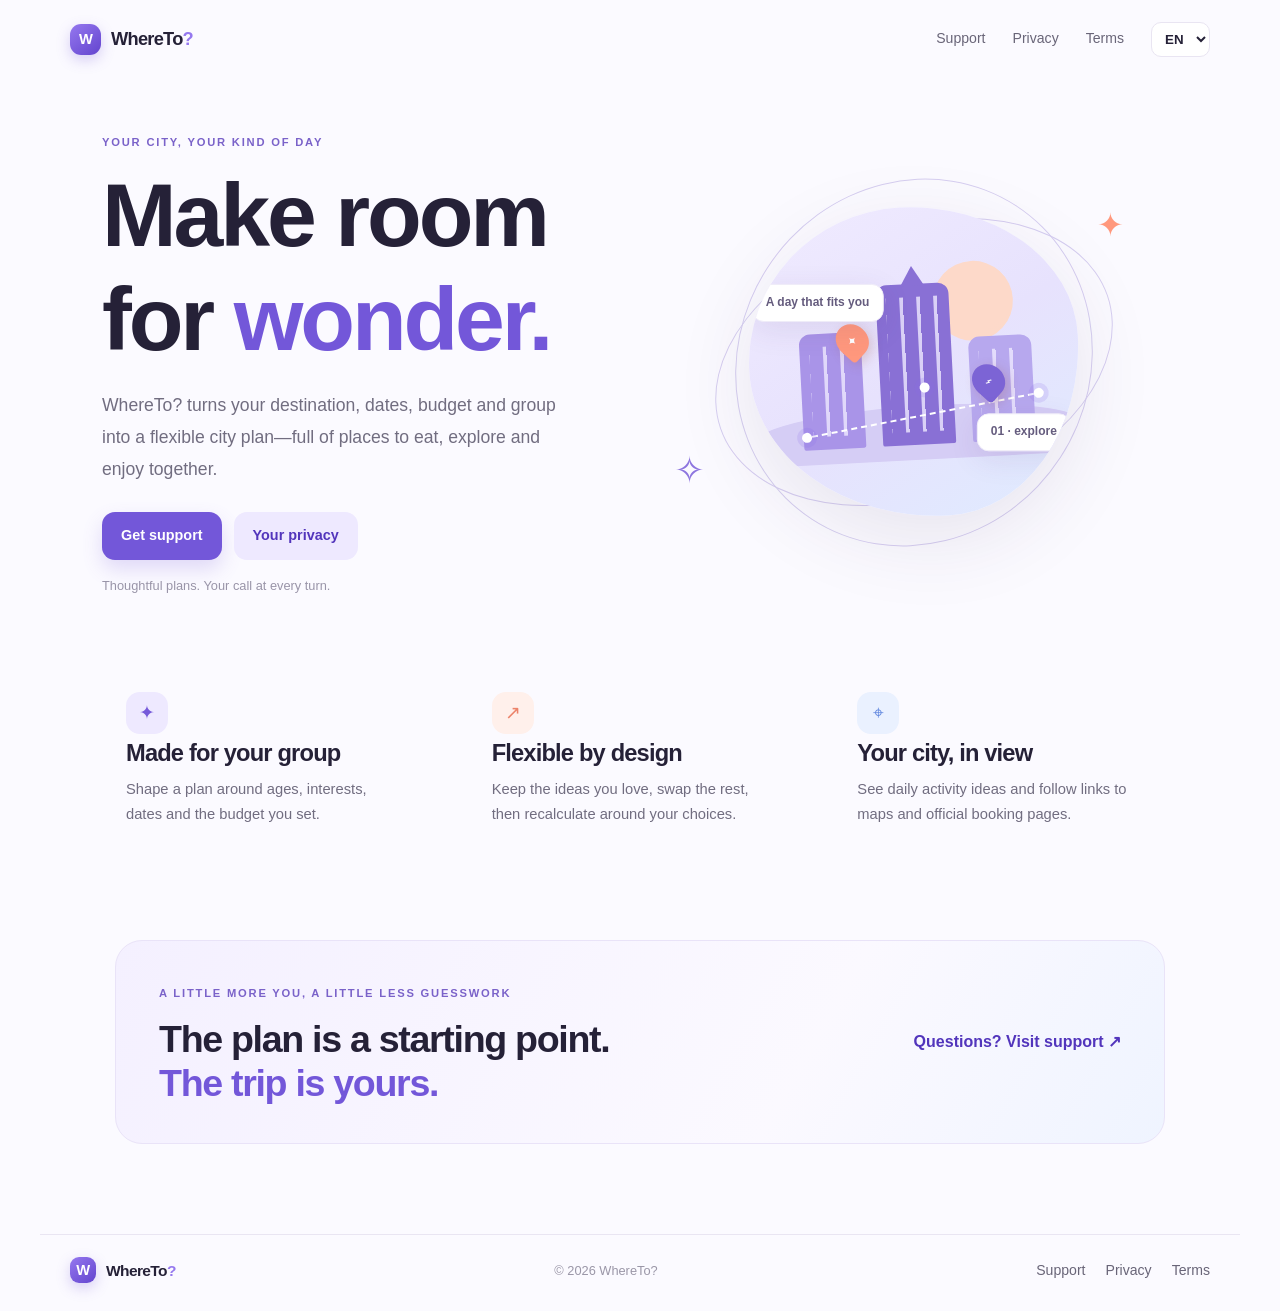
<file: index.html>
<!doctype html>
<html lang="en">
<head>
  <meta charset="utf-8"><meta name="viewport" content="width=device-width, initial-scale=1">
  <meta name="theme-color" content="#f6f3ff"><meta name="description" content="Plan better days away with WhereTo? Find activities, food and local travel ideas that fit your group and budget.">
  <title>WhereTo? — Make room for wonder</title><link rel="icon" href="favicon.svg" type="image/svg+xml"><link rel="stylesheet" href="styles.css">
</head>
<body>
  <header class="topbar"><a class="brand" href="index.html"><span class="brand-mark">W</span><span>WhereTo<span class="question">?</span></span></a><nav><a href="support.html">Support</a><a href="privacy.html">Privacy</a><a href="terms.html">Terms</a><label class="language"><span class="sr-only">Language</span><select data-language aria-label="Language"><option value="en">EN</option><option value="es">ES</option><option value="fr">FR</option></select></label></nav></header>
  <main>
    <section class="hero">
      <div class="hero-copy"><span class="eyebrow" data-i18n="eyebrow">YOUR CITY, YOUR KIND OF DAY</span><h1 data-i18n="headline">Make room<br>for <span>wonder.</span></h1><p data-i18n="intro">WhereTo? turns your destination, dates, budget and group into a flexible city plan—full of places to eat, explore and enjoy together.</p><div class="actions"><a class="button primary" href="support.html" data-i18n="supportCta">Get support</a><a class="button secondary" href="privacy.html" data-i18n="privacyCta">Your privacy</a></div><div class="microcopy" data-i18n="micro">Thoughtful plans. Your call at every turn.</div></div>
      <div class="hero-art" aria-label="Illustration of a city itinerary"><div class="orbit orbit-one"></div><div class="orbit orbit-two"></div><div class="city-card"><div class="city-sun"></div><div class="city-line"></div><div class="city-tower tower-a"></div><div class="city-tower tower-b"></div><div class="city-tower tower-c"></div><div class="route"><i></i><i></i><i></i></div><div class="pin pin-a">✦</div><div class="pin pin-b">⌁</div><div class="floating-label label-top">A day that fits you</div><div class="floating-label label-bottom">01 · explore</div></div><span class="spark spark-a">✦</span><span class="spark spark-b">✧</span></div>
    </section>
    <section class="feature-row"><article><span class="feature-icon icon-violet">✦</span><h2 data-i18n="f1title">Made for your group</h2><p data-i18n="f1body">Shape a plan around ages, interests, dates and the budget you set.</p></article><article><span class="feature-icon icon-coral">↗</span><h2 data-i18n="f2title">Flexible by design</h2><p data-i18n="f2body">Keep the ideas you love, swap the rest, then recalculate around your choices.</p></article><article><span class="feature-icon icon-blue">⌖</span><h2 data-i18n="f3title">Your city, in view</h2><p data-i18n="f3body">See daily activity ideas and follow links to maps and official booking pages.</p></article></section>
    <section class="callout"><div><span class="eyebrow" data-i18n="smallprint">A LITTLE MORE YOU, A LITTLE LESS GUESSWORK</span><h2 data-i18n="calltitle">The plan is a starting point.<br><span>The trip is yours.</span></h2></div><a class="text-link" href="support.html" data-i18n="needhelp">Questions? Visit support ↗</a></section>
  </main>
  <footer><a class="brand small" href="index.html"><span class="brand-mark">W</span><span>WhereTo<span class="question">?</span></span></a><span>© <span data-year></span> WhereTo?</span><div class="footer-links"><a href="support.html">Support</a><a href="privacy.html">Privacy</a><a href="terms.html">Terms</a></div></footer>
  <script src="app.js"></script>
</body>
</html>
</file>
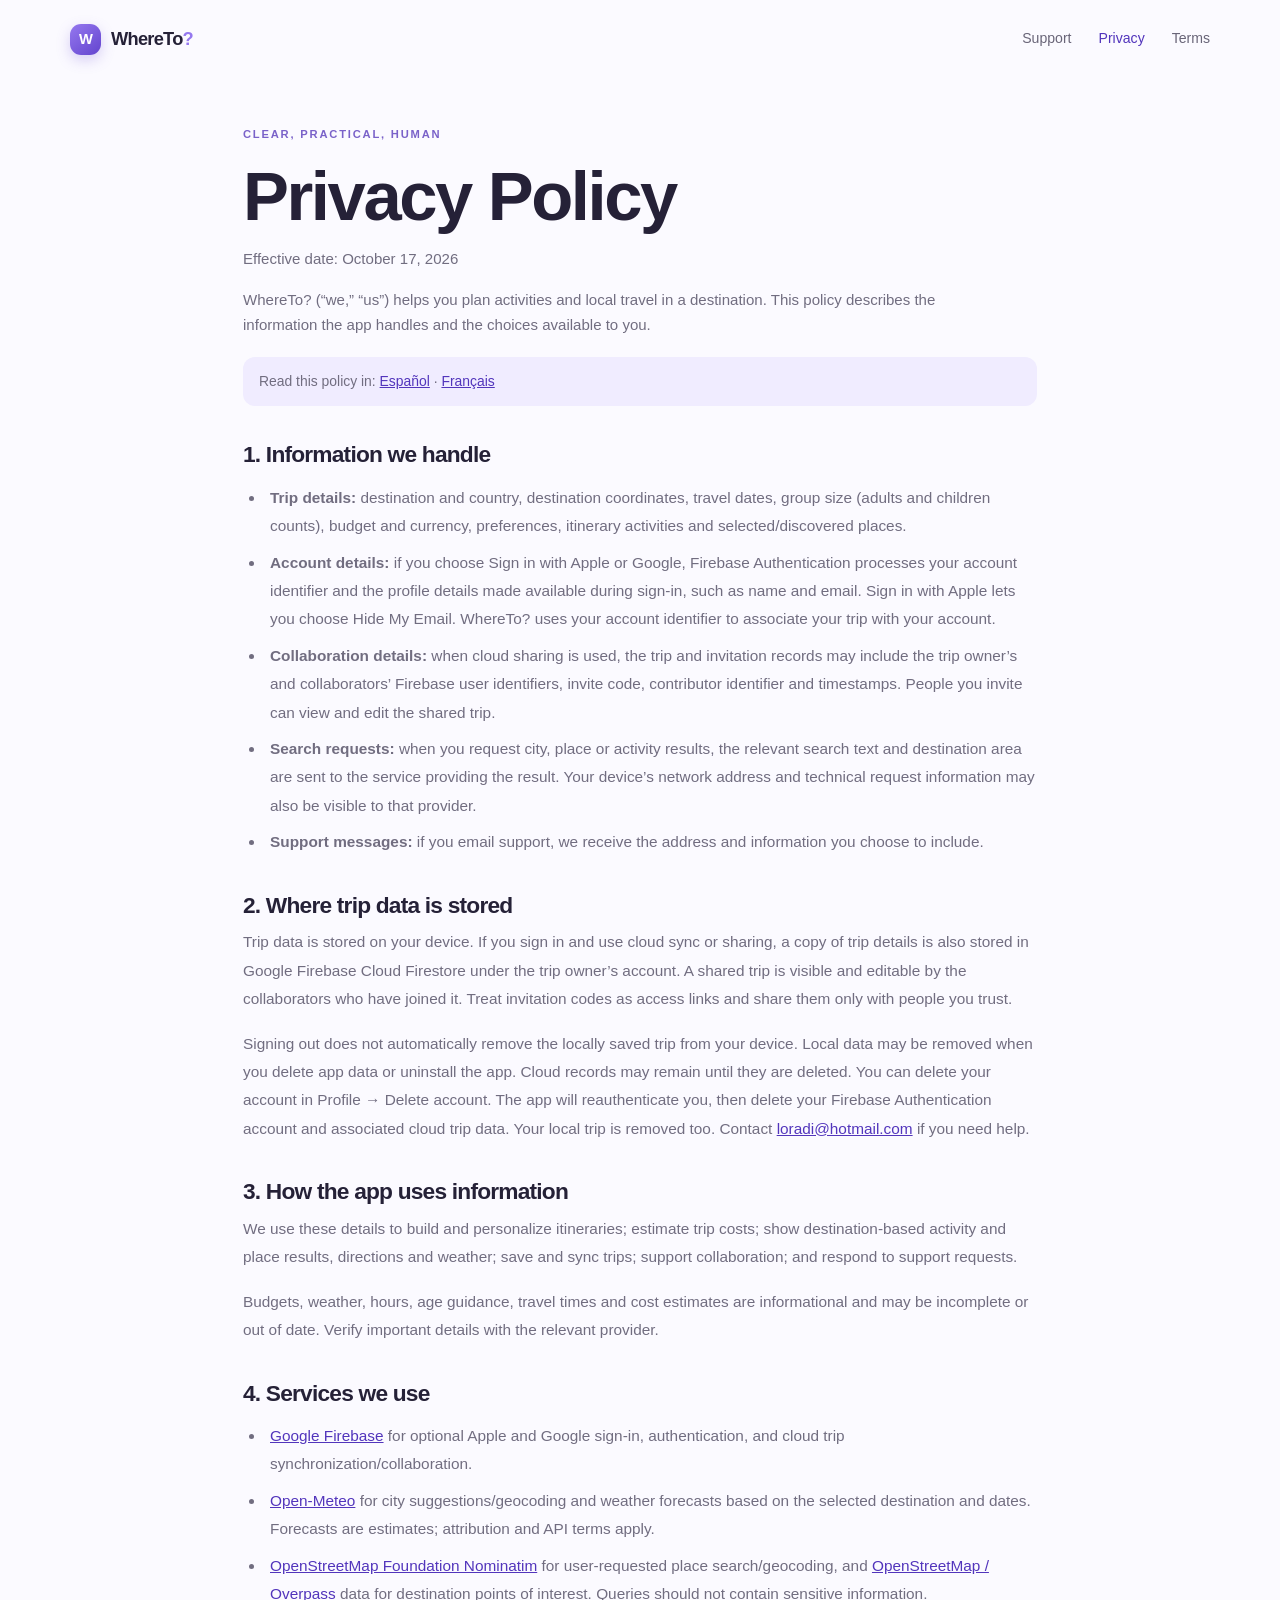
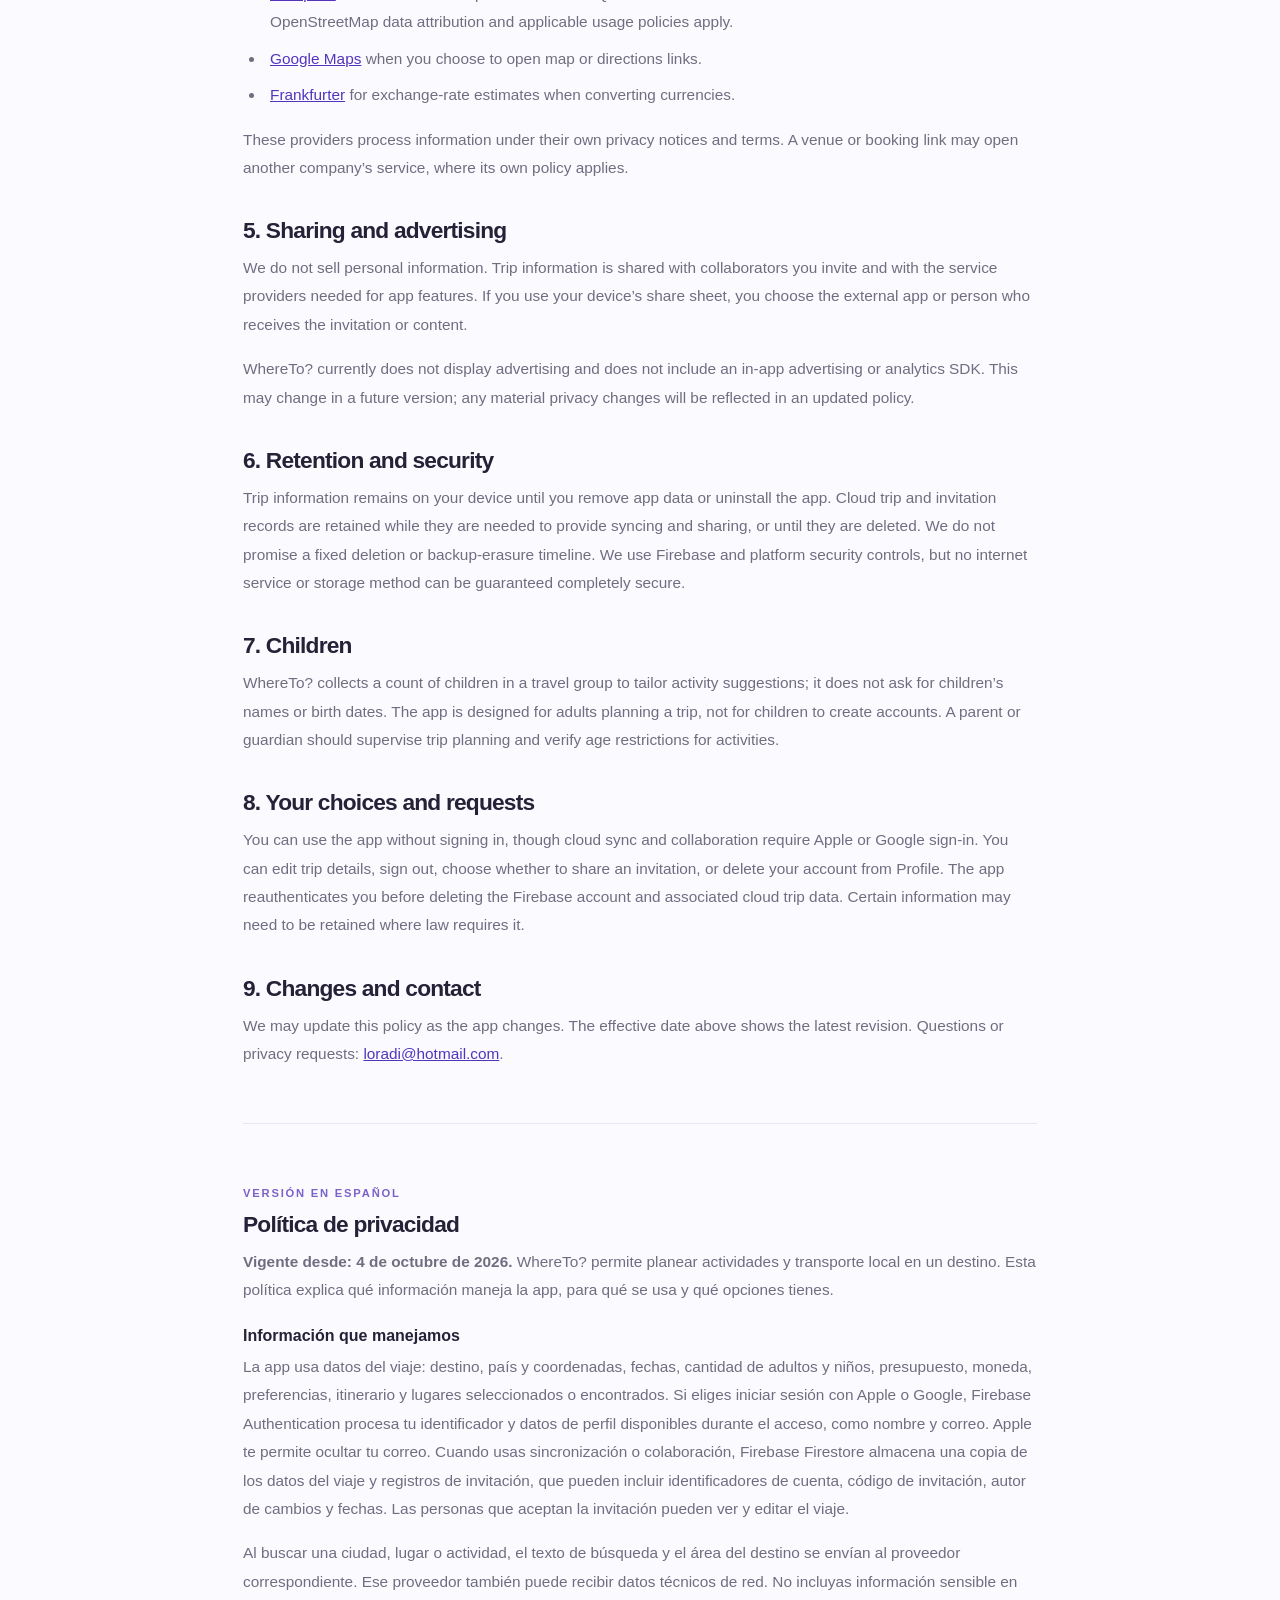
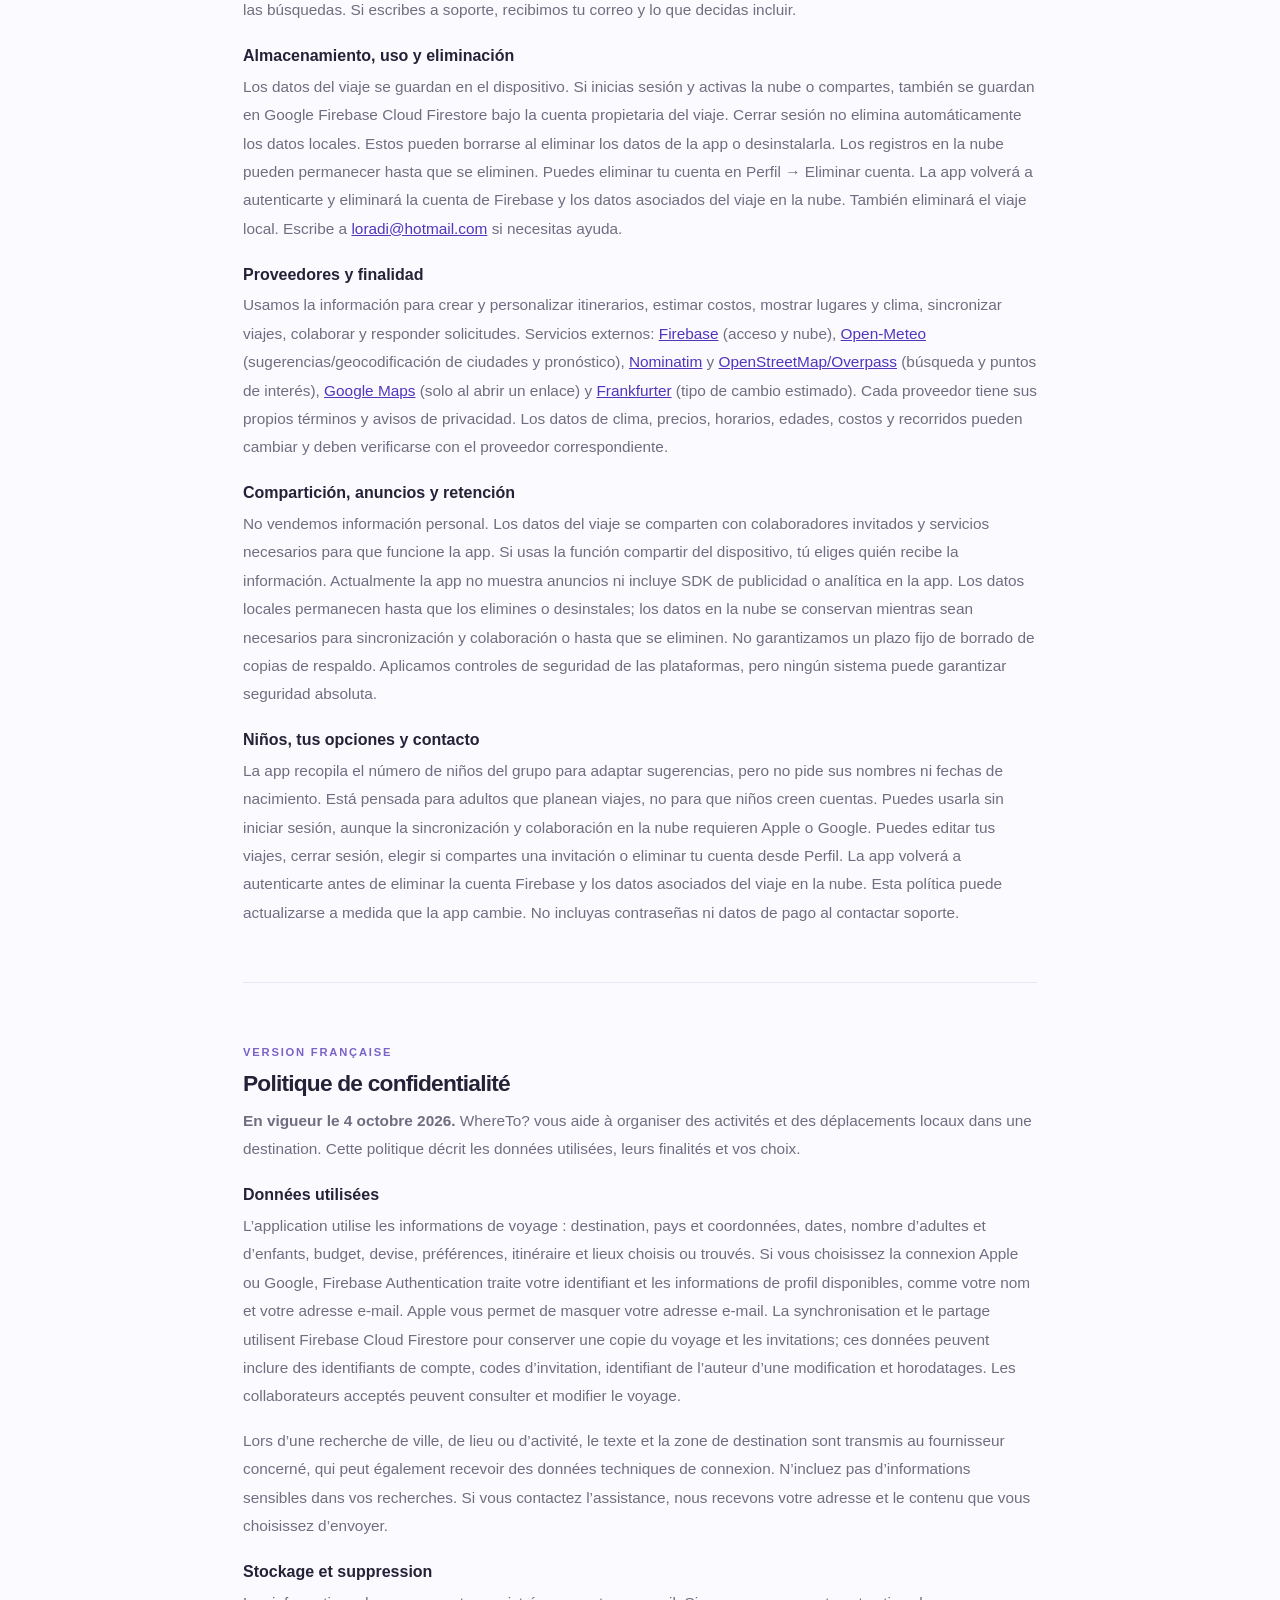
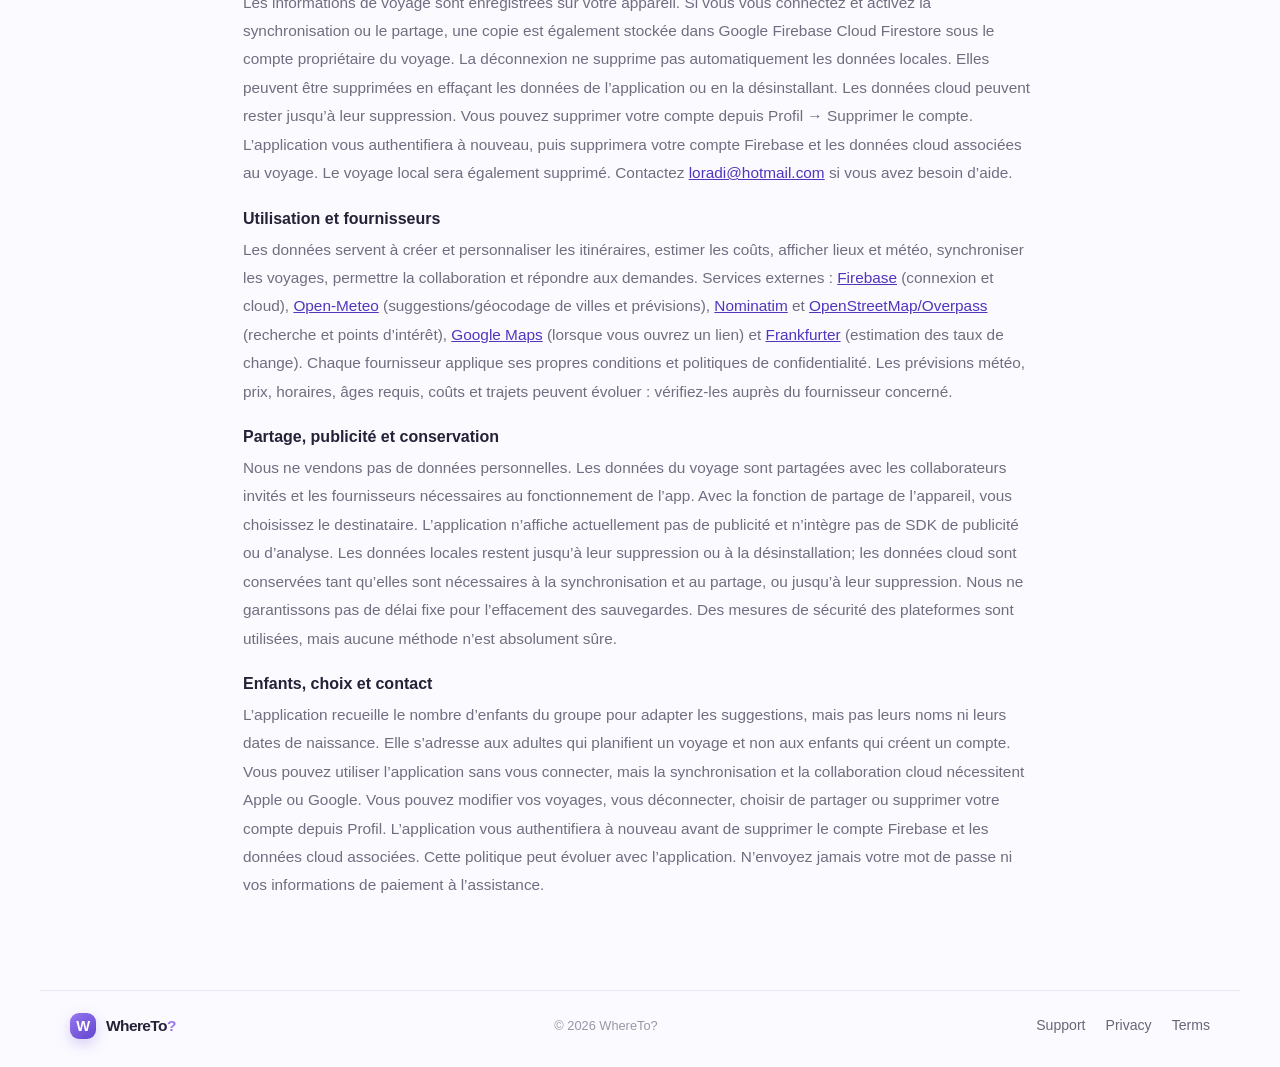
<file: privacy.html>
<!doctype html>
<html lang="en">
<head><meta charset="utf-8"><meta name="viewport" content="width=device-width,initial-scale=1"><meta name="theme-color" content="#f6f3ff"><meta name="description" content="WhereTo? privacy policy: what trip and account data the app uses, why it is used and how to request deletion."><title>Privacy Policy — WhereTo?</title><link rel="icon" href="favicon.svg" type="image/svg+xml"><link rel="stylesheet" href="styles.css"></head>
<body><header class="topbar"><a class="brand" href="index.html"><span class="brand-mark">W</span><span>WhereTo<span class="question">?</span></span></a><nav><a href="support.html">Support</a><a class="active" href="privacy.html">Privacy</a><a href="terms.html">Terms</a></nav></header>
<main class="document legal"><div class="doc-heading"><span class="eyebrow">CLEAR, PRACTICAL, HUMAN</span><h1>Privacy Policy</h1><p>Effective date: October 17, 2026</p><p>WhereTo? (“we,” “us”) helps you plan activities and local travel in a destination. This policy describes the information the app handles and the choices available to you.</p></div>
<nav class="language-note" aria-label="Translations"><span>Read this policy in:</span> <a href="#privacy-es">Español</a> · <a href="#privacy-fr">Français</a></nav>
<section><h2>1. Information we handle</h2><ul><li><strong>Trip details:</strong> destination and country, destination coordinates, travel dates, group size (adults and children counts), budget and currency, preferences, itinerary activities and selected/discovered places.</li><li><strong>Account details:</strong> if you choose Sign in with Apple or Google, Firebase Authentication processes your account identifier and the profile details made available during sign-in, such as name and email. Sign in with Apple lets you choose Hide My Email. WhereTo? uses your account identifier to associate your trip with your account.</li><li><strong>Collaboration details:</strong> when cloud sharing is used, the trip and invitation records may include the trip owner’s and collaborators’ Firebase user identifiers, invite code, contributor identifier and timestamps. People you invite can view and edit the shared trip.</li><li><strong>Search requests:</strong> when you request city, place or activity results, the relevant search text and destination area are sent to the service providing the result. Your device’s network address and technical request information may also be visible to that provider.</li><li><strong>Support messages:</strong> if you email support, we receive the address and information you choose to include.</li></ul></section>
<section><h2>2. Where trip data is stored</h2><p>Trip data is stored on your device. If you sign in and use cloud sync or sharing, a copy of trip details is also stored in Google Firebase Cloud Firestore under the trip owner’s account. A shared trip is visible and editable by the collaborators who have joined it. Treat invitation codes as access links and share them only with people you trust.</p><p>Signing out does not automatically remove the locally saved trip from your device. Local data may be removed when you delete app data or uninstall the app. Cloud records may remain until they are deleted. You can delete your account in Profile → Delete account. The app will reauthenticate you, then delete your Firebase Authentication account and associated cloud trip data. Your local trip is removed too. Contact <a href="mailto:loradi@hotmail.com">loradi@hotmail.com</a> if you need help.</p></section>
<section><h2>3. How the app uses information</h2><p>We use these details to build and personalize itineraries; estimate trip costs; show destination-based activity and place results, directions and weather; save and sync trips; support collaboration; and respond to support requests.</p><p>Budgets, weather, hours, age guidance, travel times and cost estimates are informational and may be incomplete or out of date. Verify important details with the relevant provider.</p></section>
<section><h2>4. Services we use</h2><ul><li><a href="https://firebase.google.com/support/privacy" rel="noopener">Google Firebase</a> for optional Apple and Google sign-in, authentication, and cloud trip synchronization/collaboration.</li><li><a href="https://open-meteo.com/en/terms" rel="noopener">Open-Meteo</a> for city suggestions/geocoding and weather forecasts based on the selected destination and dates. Forecasts are estimates; attribution and API terms apply.</li><li><a href="https://operations.osmfoundation.org/policies/nominatim/" rel="noopener">OpenStreetMap Foundation Nominatim</a> for user-requested place search/geocoding, and <a href="https://www.openstreetmap.org/copyright" rel="noopener">OpenStreetMap / Overpass</a> data for destination points of interest. Queries should not contain sensitive information. OpenStreetMap data attribution and applicable usage policies apply.</li><li><a href="https://policies.google.com/privacy" rel="noopener">Google Maps</a> when you choose to open map or directions links.</li><li><a href="https://frankfurter.dev/" rel="noopener">Frankfurter</a> for exchange-rate estimates when converting currencies.</li></ul><p>These providers process information under their own privacy notices and terms. A venue or booking link may open another company’s service, where its own policy applies.</p></section>
<section><h2>5. Sharing and advertising</h2><p>We do not sell personal information. Trip information is shared with collaborators you invite and with the service providers needed for app features. If you use your device’s share sheet, you choose the external app or person who receives the invitation or content.</p><p>WhereTo? currently does not display advertising and does not include an in-app advertising or analytics SDK. This may change in a future version; any material privacy changes will be reflected in an updated policy.</p></section>
<section><h2>6. Retention and security</h2><p>Trip information remains on your device until you remove app data or uninstall the app. Cloud trip and invitation records are retained while they are needed to provide syncing and sharing, or until they are deleted. We do not promise a fixed deletion or backup-erasure timeline. We use Firebase and platform security controls, but no internet service or storage method can be guaranteed completely secure.</p></section>
<section><h2>7. Children</h2><p>WhereTo? collects a count of children in a travel group to tailor activity suggestions; it does not ask for children’s names or birth dates. The app is designed for adults planning a trip, not for children to create accounts. A parent or guardian should supervise trip planning and verify age restrictions for activities.</p></section>
<section><h2>8. Your choices and requests</h2><p>You can use the app without signing in, though cloud sync and collaboration require Apple or Google sign-in. You can edit trip details, sign out, choose whether to share an invitation, or delete your account from Profile. The app reauthenticates you before deleting the Firebase account and associated cloud trip data. Certain information may need to be retained where law requires it.</p></section>
<section><h2>9. Changes and contact</h2><p>We may update this policy as the app changes. The effective date above shows the latest revision. Questions or privacy requests: <a href="mailto:loradi@hotmail.com">loradi@hotmail.com</a>.</p></section>
<hr><section id="privacy-es" lang="es"><span class="eyebrow">VERSIÓN EN ESPAÑOL</span><h2>Política de privacidad</h2><p><strong>Vigente desde: 4 de octubre de 2026.</strong> WhereTo? permite planear actividades y transporte local en un destino. Esta política explica qué información maneja la app, para qué se usa y qué opciones tienes.</p><h3>Información que manejamos</h3><p>La app usa datos del viaje: destino, país y coordenadas, fechas, cantidad de adultos y niños, presupuesto, moneda, preferencias, itinerario y lugares seleccionados o encontrados. Si eliges iniciar sesión con Apple o Google, Firebase Authentication procesa tu identificador y datos de perfil disponibles durante el acceso, como nombre y correo. Apple te permite ocultar tu correo. Cuando usas sincronización o colaboración, Firebase Firestore almacena una copia de los datos del viaje y registros de invitación, que pueden incluir identificadores de cuenta, código de invitación, autor de cambios y fechas. Las personas que aceptan la invitación pueden ver y editar el viaje.</p><p>Al buscar una ciudad, lugar o actividad, el texto de búsqueda y el área del destino se envían al proveedor correspondiente. Ese proveedor también puede recibir datos técnicos de red. No incluyas información sensible en las búsquedas. Si escribes a soporte, recibimos tu correo y lo que decidas incluir.</p><h3>Almacenamiento, uso y eliminación</h3><p>Los datos del viaje se guardan en el dispositivo. Si inicias sesión y activas la nube o compartes, también se guardan en Google Firebase Cloud Firestore bajo la cuenta propietaria del viaje. Cerrar sesión no elimina automáticamente los datos locales. Estos pueden borrarse al eliminar los datos de la app o desinstalarla. Los registros en la nube pueden permanecer hasta que se eliminen. Puedes eliminar tu cuenta en Perfil → Eliminar cuenta. La app volverá a autenticarte y eliminará la cuenta de Firebase y los datos asociados del viaje en la nube. También eliminará el viaje local. Escribe a <a href="mailto:loradi@hotmail.com">loradi@hotmail.com</a> si necesitas ayuda.</p><h3>Proveedores y finalidad</h3><p>Usamos la información para crear y personalizar itinerarios, estimar costos, mostrar lugares y clima, sincronizar viajes, colaborar y responder solicitudes. Servicios externos: <a href="https://firebase.google.com/support/privacy">Firebase</a> (acceso y nube), <a href="https://open-meteo.com/en/terms">Open-Meteo</a> (sugerencias/geocodificación de ciudades y pronóstico), <a href="https://operations.osmfoundation.org/policies/nominatim/">Nominatim</a> y <a href="https://www.openstreetmap.org/copyright">OpenStreetMap/Overpass</a> (búsqueda y puntos de interés), <a href="https://policies.google.com/privacy">Google Maps</a> (solo al abrir un enlace) y <a href="https://frankfurter.dev/">Frankfurter</a> (tipo de cambio estimado). Cada proveedor tiene sus propios términos y avisos de privacidad. Los datos de clima, precios, horarios, edades, costos y recorridos pueden cambiar y deben verificarse con el proveedor correspondiente.</p><h3>Compartición, anuncios y retención</h3><p>No vendemos información personal. Los datos del viaje se comparten con colaboradores invitados y servicios necesarios para que funcione la app. Si usas la función compartir del dispositivo, tú eliges quién recibe la información. Actualmente la app no muestra anuncios ni incluye SDK de publicidad o analítica en la app. Los datos locales permanecen hasta que los elimines o desinstales; los datos en la nube se conservan mientras sean necesarios para sincronización y colaboración o hasta que se eliminen. No garantizamos un plazo fijo de borrado de copias de respaldo. Aplicamos controles de seguridad de las plataformas, pero ningún sistema puede garantizar seguridad absoluta.</p><h3>Niños, tus opciones y contacto</h3><p>La app recopila el número de niños del grupo para adaptar sugerencias, pero no pide sus nombres ni fechas de nacimiento. Está pensada para adultos que planean viajes, no para que niños creen cuentas. Puedes usarla sin iniciar sesión, aunque la sincronización y colaboración en la nube requieren Apple o Google. Puedes editar tus viajes, cerrar sesión, elegir si compartes una invitación o eliminar tu cuenta desde Perfil. La app volverá a autenticarte antes de eliminar la cuenta Firebase y los datos asociados del viaje en la nube. Esta política puede actualizarse a medida que la app cambie. No incluyas contraseñas ni datos de pago al contactar soporte.</p></section>
<hr><section id="privacy-fr" lang="fr"><span class="eyebrow">VERSION FRANÇAISE</span><h2>Politique de confidentialité</h2><p><strong>En vigueur le 4 octobre 2026.</strong> WhereTo? vous aide à organiser des activités et des déplacements locaux dans une destination. Cette politique décrit les données utilisées, leurs finalités et vos choix.</p><h3>Données utilisées</h3><p>L’application utilise les informations de voyage : destination, pays et coordonnées, dates, nombre d’adultes et d’enfants, budget, devise, préférences, itinéraire et lieux choisis ou trouvés. Si vous choisissez la connexion Apple ou Google, Firebase Authentication traite votre identifiant et les informations de profil disponibles, comme votre nom et votre adresse e-mail. Apple vous permet de masquer votre adresse e-mail. La synchronisation et le partage utilisent Firebase Cloud Firestore pour conserver une copie du voyage et les invitations; ces données peuvent inclure des identifiants de compte, codes d’invitation, identifiant de l’auteur d’une modification et horodatages. Les collaborateurs acceptés peuvent consulter et modifier le voyage.</p><p>Lors d’une recherche de ville, de lieu ou d’activité, le texte et la zone de destination sont transmis au fournisseur concerné, qui peut également recevoir des données techniques de connexion. N’incluez pas d’informations sensibles dans vos recherches. Si vous contactez l’assistance, nous recevons votre adresse et le contenu que vous choisissez d’envoyer.</p><h3>Stockage et suppression</h3><p>Les informations de voyage sont enregistrées sur votre appareil. Si vous vous connectez et activez la synchronisation ou le partage, une copie est également stockée dans Google Firebase Cloud Firestore sous le compte propriétaire du voyage. La déconnexion ne supprime pas automatiquement les données locales. Elles peuvent être supprimées en effaçant les données de l’application ou en la désinstallant. Les données cloud peuvent rester jusqu’à leur suppression. Vous pouvez supprimer votre compte depuis Profil → Supprimer le compte. L’application vous authentifiera à nouveau, puis supprimera votre compte Firebase et les données cloud associées au voyage. Le voyage local sera également supprimé. Contactez <a href="mailto:loradi@hotmail.com">loradi@hotmail.com</a> si vous avez besoin d’aide.</p><h3>Utilisation et fournisseurs</h3><p>Les données servent à créer et personnaliser les itinéraires, estimer les coûts, afficher lieux et météo, synchroniser les voyages, permettre la collaboration et répondre aux demandes. Services externes : <a href="https://firebase.google.com/support/privacy">Firebase</a> (connexion et cloud), <a href="https://open-meteo.com/en/terms">Open-Meteo</a> (suggestions/géocodage de villes et prévisions), <a href="https://operations.osmfoundation.org/policies/nominatim/">Nominatim</a> et <a href="https://www.openstreetmap.org/copyright">OpenStreetMap/Overpass</a> (recherche et points d’intérêt), <a href="https://policies.google.com/privacy">Google Maps</a> (lorsque vous ouvrez un lien) et <a href="https://frankfurter.dev/">Frankfurter</a> (estimation des taux de change). Chaque fournisseur applique ses propres conditions et politiques de confidentialité. Les prévisions météo, prix, horaires, âges requis, coûts et trajets peuvent évoluer : vérifiez-les auprès du fournisseur concerné.</p><h3>Partage, publicité et conservation</h3><p>Nous ne vendons pas de données personnelles. Les données du voyage sont partagées avec les collaborateurs invités et les fournisseurs nécessaires au fonctionnement de l’app. Avec la fonction de partage de l’appareil, vous choisissez le destinataire. L’application n’affiche actuellement pas de publicité et n’intègre pas de SDK de publicité ou d’analyse. Les données locales restent jusqu’à leur suppression ou à la désinstallation; les données cloud sont conservées tant qu’elles sont nécessaires à la synchronisation et au partage, ou jusqu’à leur suppression. Nous ne garantissons pas de délai fixe pour l’effacement des sauvegardes. Des mesures de sécurité des plateformes sont utilisées, mais aucune méthode n’est absolument sûre.</p><h3>Enfants, choix et contact</h3><p>L’application recueille le nombre d’enfants du groupe pour adapter les suggestions, mais pas leurs noms ni leurs dates de naissance. Elle s’adresse aux adultes qui planifient un voyage et non aux enfants qui créent un compte. Vous pouvez utiliser l’application sans vous connecter, mais la synchronisation et la collaboration cloud nécessitent Apple ou Google. Vous pouvez modifier vos voyages, vous déconnecter, choisir de partager ou supprimer votre compte depuis Profil. L’application vous authentifiera à nouveau avant de supprimer le compte Firebase et les données cloud associées. Cette politique peut évoluer avec l’application. N’envoyez jamais votre mot de passe ni vos informations de paiement à l’assistance.</p></section>
</main><footer><a class="brand small" href="index.html"><span class="brand-mark">W</span><span>WhereTo<span class="question">?</span></span></a><span>© <span data-year></span> WhereTo?</span><div class="footer-links"><a href="support.html">Support</a><a href="privacy.html">Privacy</a><a href="terms.html">Terms</a></div></footer><script src="app.js"></script></body></html>
</file>
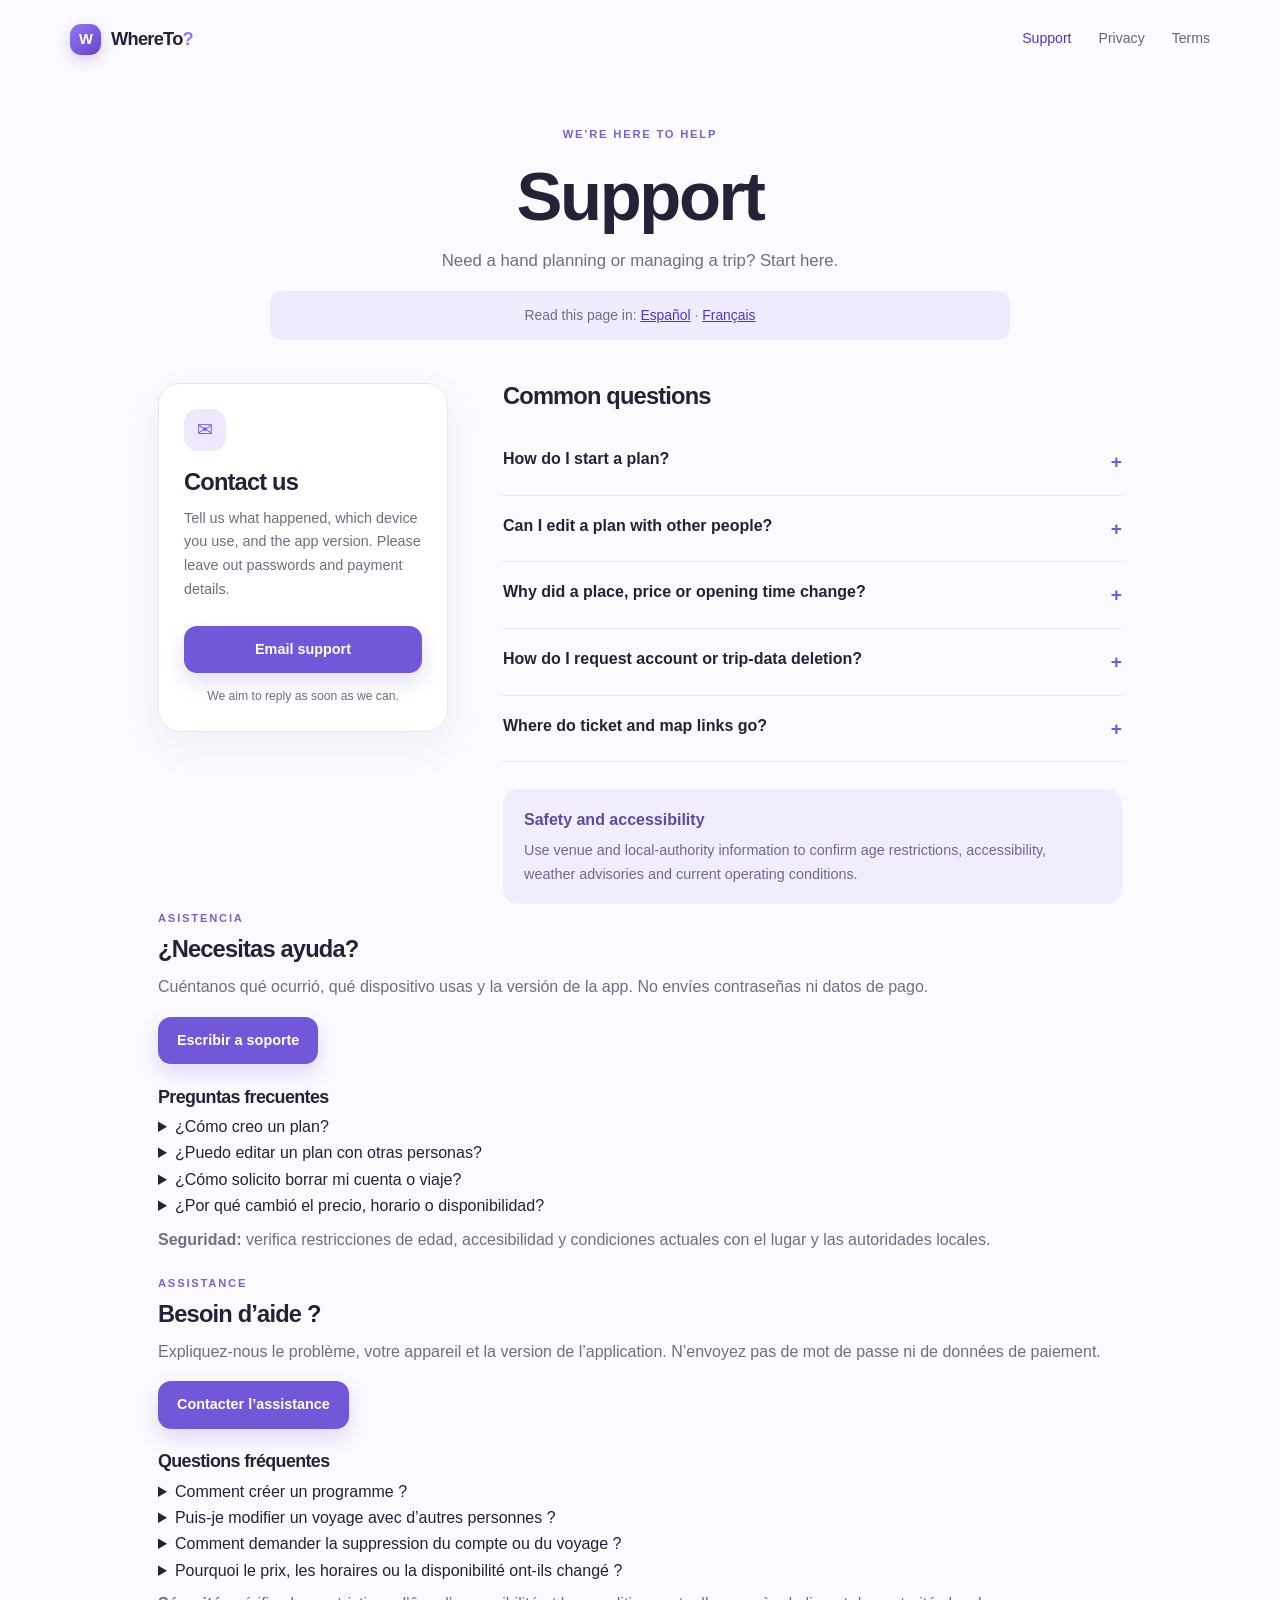
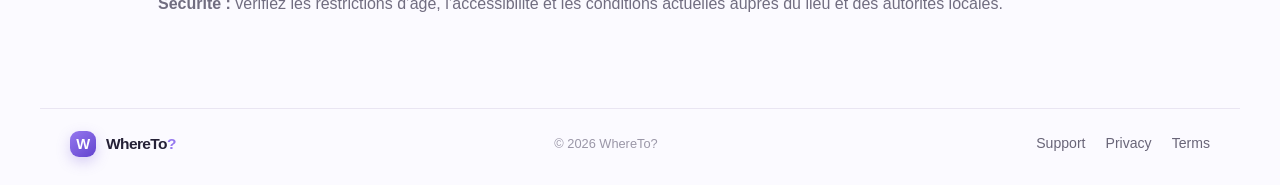
<file: support.html>
<!doctype html>
<html lang="en">
<head><meta charset="utf-8"><meta name="viewport" content="width=device-width,initial-scale=1"><meta name="theme-color" content="#f6f3ff"><title>Support — WhereTo?</title><link rel="icon" href="favicon.svg" type="image/svg+xml"><link rel="stylesheet" href="styles.css"></head>
<body><header class="topbar"><a class="brand" href="index.html"><span class="brand-mark">W</span><span>WhereTo<span class="question">?</span></span></a><nav><a class="active" href="support.html">Support</a><a href="privacy.html">Privacy</a><a href="terms.html">Terms</a></nav></header>
<main class="document"><div class="doc-heading"><span class="eyebrow">WE’RE HERE TO HELP</span><h1>Support</h1><p>Need a hand planning or managing a trip? Start here.</p><nav class="language-note"><span>Read this page in:</span> <a href="#support-es">Español</a> · <a href="#support-fr">Français</a></nav></div><div class="doc-grid"><aside class="contact-card"><span class="feature-icon icon-violet">✉</span><h2>Contact us</h2><p>Tell us what happened, which device you use, and the app version. Please leave out passwords and payment details.</p><a class="button primary full" href="mailto:loradi@hotmail.com?subject=WhereTo%3F%20support">Email support</a><p class="small-note">We aim to reply as soon as we can.</p></aside><section class="faq"><h2>Common questions</h2><details><summary>How do I start a plan?</summary><p>Choose a destination, travel dates, group size and budget, then create your first itinerary. You can refine preferences and swap activities afterward.</p></details><details><summary>Can I edit a plan with other people?</summary><p>Sign in with Apple or Google, create an invitation code from the sharing controls, and send it only to people you want to invite. Invited participants need WhereTo? and an Apple or Google sign-in to join and make changes.</p></details><details><summary>Why did a place, price or opening time change?</summary><p>Place information, weather forecasts, opening hours and ticket prices can change. Confirm important details with the venue or booking provider before you go.</p></details><details><summary>How do I request account or trip-data deletion?</summary><p>In the app, open Profile → Delete account and confirm. The app reauthenticates you, then removes your Firebase Authentication account and associated cloud trip data. Your local trip is removed too. Contact support if deletion cannot be completed.</p></details><details><summary>Where do ticket and map links go?</summary><p>Links may open a venue, booking provider or map service outside WhereTo?. Their websites and apps have their own terms and privacy practices.</p></details><div class="notice"><strong>Safety and accessibility</strong><p>Use venue and local-authority information to confirm age restrictions, accessibility, weather advisories and current operating conditions.</p></div></section></div>
<section class="translation" id="support-es" lang="es"><span class="eyebrow">ASISTENCIA</span><h2>¿Necesitas ayuda?</h2><p>Cuéntanos qué ocurrió, qué dispositivo usas y la versión de la app. No envíes contraseñas ni datos de pago.</p><a class="button primary" href="mailto:loradi@hotmail.com?subject=Ayuda%20con%20WhereTo%3F">Escribir a soporte</a><h3>Preguntas frecuentes</h3><details><summary>¿Cómo creo un plan?</summary><p>Elige destino, fechas, tamaño del grupo y presupuesto. Después puedes ajustar preferencias y cambiar actividades.</p></details><details><summary>¿Puedo editar un plan con otras personas?</summary><p>Inicia sesión con Apple o Google, crea un código de invitación y compártelo solo con las personas que quieras invitar. Necesitarán WhereTo? e iniciar sesión con Apple o Google para participar.</p></details><details><summary>¿Cómo solicito borrar mi cuenta o viaje?</summary><p>En la app, abre Perfil → Eliminar cuenta y confirma. La app volverá a autenticarte y eliminará tu cuenta de Firebase y los datos asociados del viaje en la nube. También borrará el viaje local. Escribe a <a href="mailto:loradi@hotmail.com">loradi@hotmail.com</a> si no puedes completar la eliminación.</p></details><details><summary>¿Por qué cambió el precio, horario o disponibilidad?</summary><p>La información de lugares, clima, horarios y entradas puede cambiar. Confirma los datos importantes directamente con el establecimiento.</p></details><p><strong>Seguridad:</strong> verifica restricciones de edad, accesibilidad y condiciones actuales con el lugar y las autoridades locales.</p></section>
<section class="translation" id="support-fr" lang="fr"><span class="eyebrow">ASSISTANCE</span><h2>Besoin d’aide ?</h2><p>Expliquez-nous le problème, votre appareil et la version de l’application. N’envoyez pas de mot de passe ni de données de paiement.</p><a class="button primary" href="mailto:loradi@hotmail.com?subject=Aide%20WhereTo%3F">Contacter l’assistance</a><h3>Questions fréquentes</h3><details><summary>Comment créer un programme ?</summary><p>Choisissez la destination, les dates, la taille du groupe et le budget. Vous pourrez ensuite ajuster les préférences et remplacer des activités.</p></details><details><summary>Puis-je modifier un voyage avec d’autres personnes ?</summary><p>Connectez-vous avec Apple ou Google, créez un code d’invitation et partagez-le uniquement avec les personnes souhaitées. Elles auront besoin de WhereTo? et d’une connexion Apple ou Google pour participer.</p></details><details><summary>Comment demander la suppression du compte ou du voyage ?</summary><p>Dans l’application, ouvrez Profil → Supprimer le compte et confirmez. L’application vous authentifiera à nouveau, puis supprimera le compte Firebase et les données cloud associées. Le voyage local sera également supprimé. Contactez <a href="mailto:loradi@hotmail.com">loradi@hotmail.com</a> si la suppression échoue.</p></details><details><summary>Pourquoi le prix, les horaires ou la disponibilité ont-ils changé ?</summary><p>Les renseignements sur les lieux, la météo, les horaires et les billets peuvent évoluer. Vérifiez les détails importants directement auprès du lieu.</p></details><p><strong>Sécurité :</strong> vérifiez les restrictions d’âge, l’accessibilité et les conditions actuelles auprès du lieu et des autorités locales.</p></section></main>
<footer><a class="brand small" href="index.html"><span class="brand-mark">W</span><span>WhereTo<span class="question">?</span></span></a><span>© <span data-year></span> WhereTo?</span><div class="footer-links"><a href="support.html">Support</a><a href="privacy.html">Privacy</a><a href="terms.html">Terms</a></div></footer><script src="app.js"></script></body></html>
</file>
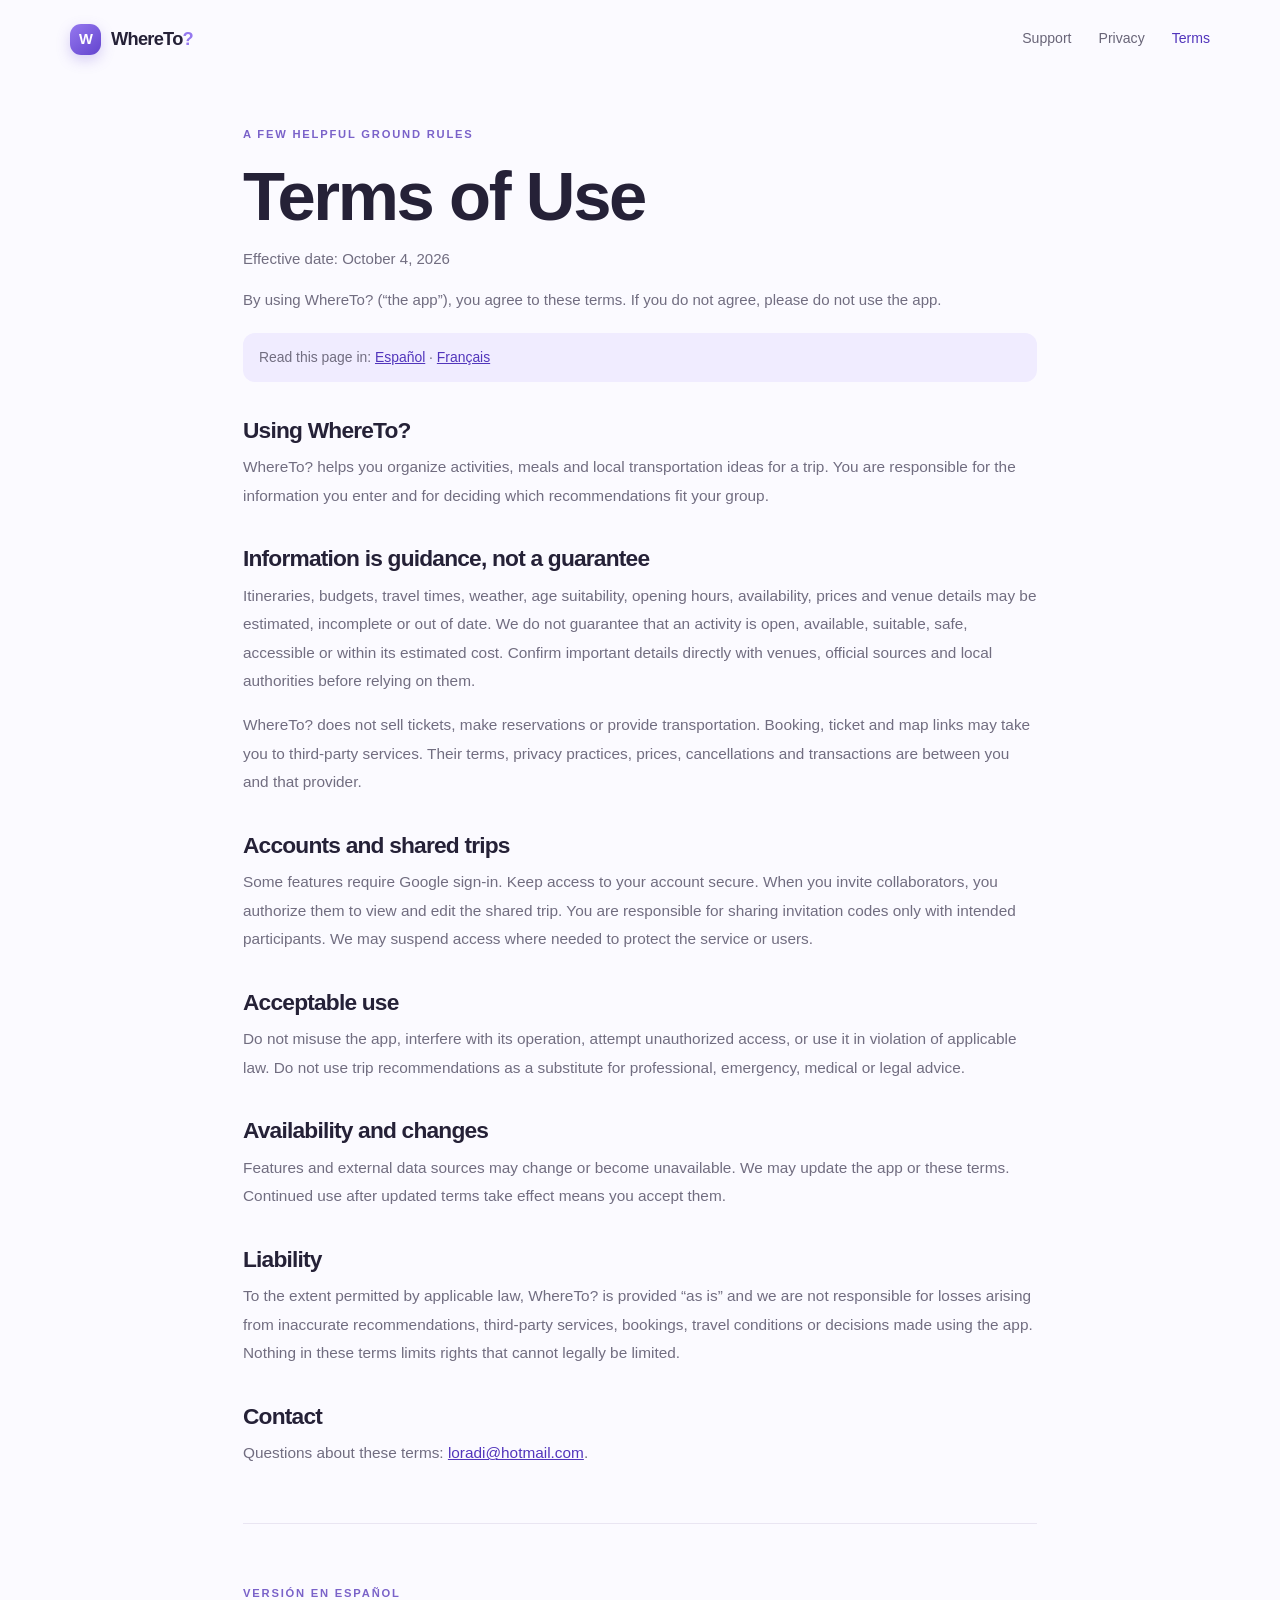
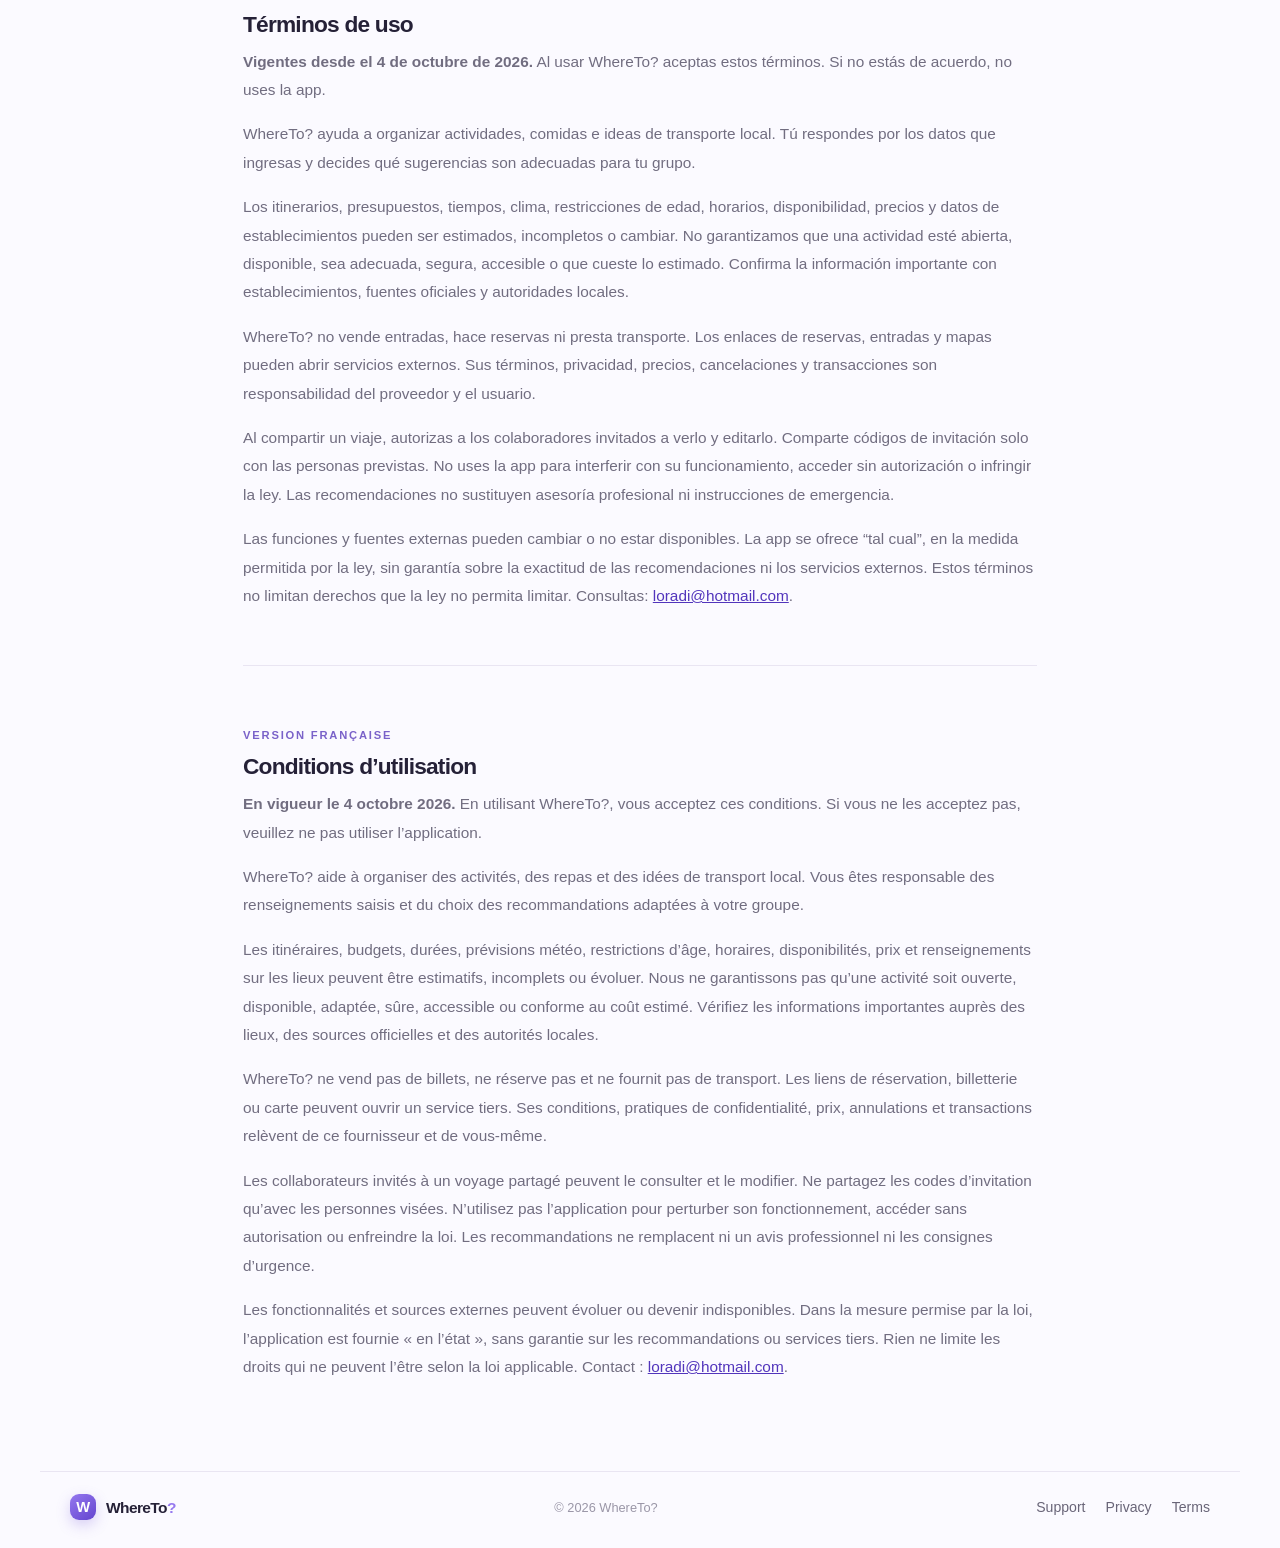
<file: terms.html>
<!doctype html>
<html lang="en">
<head><meta charset="utf-8"><meta name="viewport" content="width=device-width,initial-scale=1"><meta name="theme-color" content="#f6f3ff"><title>Terms of Use — WhereTo?</title><link rel="icon" href="favicon.svg" type="image/svg+xml"><link rel="stylesheet" href="styles.css"></head>
<body><header class="topbar"><a class="brand" href="index.html"><span class="brand-mark">W</span><span>WhereTo<span class="question">?</span></span></a><nav><a href="support.html">Support</a><a href="privacy.html">Privacy</a><a class="active" href="terms.html">Terms</a></nav></header><main class="document legal"><div class="doc-heading"><span class="eyebrow">A FEW HELPFUL GROUND RULES</span><h1>Terms of Use</h1><p>Effective date: October 4, 2026</p><p>By using WhereTo? (“the app”), you agree to these terms. If you do not agree, please do not use the app.</p></div><nav class="language-note"><span>Read this page in:</span> <a href="#terms-es">Español</a> · <a href="#terms-fr">Français</a></nav><section><h2>Using WhereTo?</h2><p>WhereTo? helps you organize activities, meals and local transportation ideas for a trip. You are responsible for the information you enter and for deciding which recommendations fit your group.</p></section><section><h2>Information is guidance, not a guarantee</h2><p>Itineraries, budgets, travel times, weather, age suitability, opening hours, availability, prices and venue details may be estimated, incomplete or out of date. We do not guarantee that an activity is open, available, suitable, safe, accessible or within its estimated cost. Confirm important details directly with venues, official sources and local authorities before relying on them.</p><p>WhereTo? does not sell tickets, make reservations or provide transportation. Booking, ticket and map links may take you to third-party services. Their terms, privacy practices, prices, cancellations and transactions are between you and that provider.</p></section><section><h2>Accounts and shared trips</h2><p>Some features require Google sign-in. Keep access to your account secure. When you invite collaborators, you authorize them to view and edit the shared trip. You are responsible for sharing invitation codes only with intended participants. We may suspend access where needed to protect the service or users.</p></section><section><h2>Acceptable use</h2><p>Do not misuse the app, interfere with its operation, attempt unauthorized access, or use it in violation of applicable law. Do not use trip recommendations as a substitute for professional, emergency, medical or legal advice.</p></section><section><h2>Availability and changes</h2><p>Features and external data sources may change or become unavailable. We may update the app or these terms. Continued use after updated terms take effect means you accept them.</p></section><section><h2>Liability</h2><p>To the extent permitted by applicable law, WhereTo? is provided “as is” and we are not responsible for losses arising from inaccurate recommendations, third-party services, bookings, travel conditions or decisions made using the app. Nothing in these terms limits rights that cannot legally be limited.</p></section><section><h2>Contact</h2><p>Questions about these terms: <a href="mailto:loradi@hotmail.com">loradi@hotmail.com</a>.</p></section><hr><section id="terms-es" lang="es"><span class="eyebrow">VERSIÓN EN ESPAÑOL</span><h2>Términos de uso</h2><p><strong>Vigentes desde el 4 de octubre de 2026.</strong> Al usar WhereTo? aceptas estos términos. Si no estás de acuerdo, no uses la app.</p><p>WhereTo? ayuda a organizar actividades, comidas e ideas de transporte local. Tú respondes por los datos que ingresas y decides qué sugerencias son adecuadas para tu grupo.</p><p>Los itinerarios, presupuestos, tiempos, clima, restricciones de edad, horarios, disponibilidad, precios y datos de establecimientos pueden ser estimados, incompletos o cambiar. No garantizamos que una actividad esté abierta, disponible, sea adecuada, segura, accesible o que cueste lo estimado. Confirma la información importante con establecimientos, fuentes oficiales y autoridades locales.</p><p>WhereTo? no vende entradas, hace reservas ni presta transporte. Los enlaces de reservas, entradas y mapas pueden abrir servicios externos. Sus términos, privacidad, precios, cancelaciones y transacciones son responsabilidad del proveedor y el usuario.</p><p>Al compartir un viaje, autorizas a los colaboradores invitados a verlo y editarlo. Comparte códigos de invitación solo con las personas previstas. No uses la app para interferir con su funcionamiento, acceder sin autorización o infringir la ley. Las recomendaciones no sustituyen asesoría profesional ni instrucciones de emergencia.</p><p>Las funciones y fuentes externas pueden cambiar o no estar disponibles. La app se ofrece “tal cual”, en la medida permitida por la ley, sin garantía sobre la exactitud de las recomendaciones ni los servicios externos. Estos términos no limitan derechos que la ley no permita limitar. Consultas: <a href="mailto:loradi@hotmail.com">loradi@hotmail.com</a>.</p></section><hr><section id="terms-fr" lang="fr"><span class="eyebrow">VERSION FRANÇAISE</span><h2>Conditions d’utilisation</h2><p><strong>En vigueur le 4 octobre 2026.</strong> En utilisant WhereTo?, vous acceptez ces conditions. Si vous ne les acceptez pas, veuillez ne pas utiliser l’application.</p><p>WhereTo? aide à organiser des activités, des repas et des idées de transport local. Vous êtes responsable des renseignements saisis et du choix des recommandations adaptées à votre groupe.</p><p>Les itinéraires, budgets, durées, prévisions météo, restrictions d’âge, horaires, disponibilités, prix et renseignements sur les lieux peuvent être estimatifs, incomplets ou évoluer. Nous ne garantissons pas qu’une activité soit ouverte, disponible, adaptée, sûre, accessible ou conforme au coût estimé. Vérifiez les informations importantes auprès des lieux, des sources officielles et des autorités locales.</p><p>WhereTo? ne vend pas de billets, ne réserve pas et ne fournit pas de transport. Les liens de réservation, billetterie ou carte peuvent ouvrir un service tiers. Ses conditions, pratiques de confidentialité, prix, annulations et transactions relèvent de ce fournisseur et de vous-même.</p><p>Les collaborateurs invités à un voyage partagé peuvent le consulter et le modifier. Ne partagez les codes d’invitation qu’avec les personnes visées. N’utilisez pas l’application pour perturber son fonctionnement, accéder sans autorisation ou enfreindre la loi. Les recommandations ne remplacent ni un avis professionnel ni les consignes d’urgence.</p><p>Les fonctionnalités et sources externes peuvent évoluer ou devenir indisponibles. Dans la mesure permise par la loi, l’application est fournie « en l’état », sans garantie sur les recommandations ou services tiers. Rien ne limite les droits qui ne peuvent l’être selon la loi applicable. Contact : <a href="mailto:loradi@hotmail.com">loradi@hotmail.com</a>.</p></section></main><footer><a class="brand small" href="index.html"><span class="brand-mark">W</span><span>WhereTo<span class="question">?</span></span></a><span>© <span data-year></span> WhereTo?</span><div class="footer-links"><a href="support.html">Support</a><a href="privacy.html">Privacy</a><a href="terms.html">Terms</a></div></footer><script src="app.js"></script></body></html>
</file>
<file: styles.css>
:root{--ink:#252137;--muted:#716d80;--paper:#fbfaff;--line:#e9e5f2;--purple:#7357d9;--deep:#5235bc;--lav:#eee9ff;--white:#fff;--shadow:0 24px 80px #37255b1a}*{box-sizing:border-box}html{scroll-behavior:smooth}body{margin:0;color:var(--ink);background:var(--paper);font-family:'DM Sans',sans-serif;line-height:1.65}a{color:var(--deep)}h1,h2,h3{font-family:Manrope,sans-serif;line-height:1.16;letter-spacing:-.035em}h1{font-size:clamp(3rem,7vw,5.7rem);margin:.6rem 0 1.15rem}h2{font-size:1.48rem;margin:.35rem 0 .65rem}h3{font-size:1.12rem;margin:1.4rem 0 .4rem}p{margin:.45rem 0 1rem;color:var(--muted)}.topbar{height:78px;max-width:1200px;margin:auto;padding:0 30px;display:flex;align-items:center;justify-content:space-between}.brand{display:flex;gap:10px;align-items:center;text-decoration:none;color:var(--ink);font-family:Manrope,sans-serif;font-weight:800;font-size:1.14rem;letter-spacing:-.04em}.brand-mark{display:grid;place-items:center;width:31px;height:31px;border-radius:11px;color:white;background:linear-gradient(140deg,#9578ef,#6344ce);font-size:.92rem;box-shadow:0 5px 14px #7458d744}.question{color:#9578ef}.topbar nav{display:flex;align-items:center;gap:27px}.topbar nav>a,.footer-links a{font-size:.88rem;text-decoration:none;color:#696578}.topbar nav>a:hover,.topbar nav>a.active,.footer-links a:hover{color:var(--deep)}.language select{border:1px solid var(--line);background:white;color:var(--ink);border-radius:10px;padding:8px 9px;font-weight:700}.hero{max-width:1140px;margin:34px auto 70px;min-height:500px;display:grid;grid-template-columns:1.02fr .98fr;align-items:center;padding:15px 32px}.eyebrow{display:inline-block;font-size:.7rem;font-weight:700;letter-spacing:.16em;color:#7a62c9}.hero h1 span,.callout h2 span{color:var(--purple)}.hero-copy{max-width:525px}.hero-copy>p{font-size:1.1rem;max-width:470px;line-height:1.8}.actions{display:flex;gap:12px;margin:27px 0 15px}.button{display:inline-flex;align-items:center;justify-content:center;text-decoration:none;border-radius:13px;padding:12px 19px;font-weight:700;font-size:.9rem;transition:transform .18s,box-shadow .18s}.button:hover{transform:translateY(-2px)}.primary{background:var(--purple);color:white;box-shadow:0 9px 20px #7357d933}.primary:hover{color:white;background:var(--deep)}.secondary{background:var(--lav);color:var(--deep)}.microcopy{font-size:.8rem;color:#9994a8}.hero-art{height:410px;position:relative;display:grid;place-items:center}.city-card{position:relative;width:330px;height:310px;border-radius:48% 52% 42% 58%/50% 44% 56% 50%;overflow:hidden;background:linear-gradient(150deg,#f0ebff 0%,#e7e2fd 52%,#dfebff 100%);box-shadow:var(--shadow);transform:rotate(-3deg)}.city-sun{position:absolute;width:80px;height:80px;border-radius:50%;background:#ffd9c4;top:57px;right:63px;opacity:.9}.city-line{position:absolute;height:54px;bottom:57px;left:0;right:0;background:#d5cdf5;border-radius:55% 45% 0 0}.city-tower{position:absolute;bottom:72px;background:#a994e8;border-radius:11px 11px 2px 2px}.tower-a{height:116px;width:62px;left:51px}.tower-b{height:161px;width:73px;left:130px;background:#8970d5}.tower-c{height:105px;width:63px;right:47px;background:#b7a8ee}.city-tower:after{content:"";position:absolute;inset:13px 10px;background:repeating-linear-gradient(90deg,transparent 0 13px,#eee9ff 14px 17px);opacity:.8}.tower-b:before{content:"";position:absolute;left:25px;top:-18px;border-left:12px solid transparent;border-right:12px solid transparent;border-bottom:20px solid #8970d5}.route{position:absolute;left:44px;right:40px;bottom:100px;height:61px;border-bottom:2px dashed #fff;transform:rotate(-8deg)}.route i{position:absolute;width:10px;height:10px;border-radius:50%;background:#fff;box-shadow:0 0 0 5px #886be62a}.route i:nth-child(1){left:0;bottom:-6px}.route i:nth-child(2){left:51%;bottom:21px}.route i:nth-child(3){right:0;bottom:-6px}.pin{position:absolute;color:white;display:grid;place-items:center;width:31px;height:35px;background:#ff987d;border-radius:50% 50% 50% 4px;transform:rotate(-45deg);font-size:.8rem;box-shadow:0 5px 12px #9b4b3735}.pin-a{left:89px;top:113px}.pin-b{right:76px;top:160px;background:#7c64d5}.orbit{position:absolute;border:1px solid #d6cef0;border-radius:50%}.orbit-one{width:410px;height:270px;transform:rotate(-19deg)}.orbit-two{width:350px;height:375px;transform:rotate(33deg)}.floating-label{position:absolute;padding:8px 13px;background:#fff;border:1px solid #f0edf8;border-radius:12px;box-shadow:0 8px 30px #4a35761a;color:#655c7e;font-size:.75rem;font-weight:700;transform:rotate(3deg)}.label-top{left:6px;top:72px}.label-bottom{right:12px;bottom:60px}.spark{position:absolute;color:#ff987d}.spark-a{top:42px;right:54px;font-size:2rem}.spark-b{bottom:65px;left:23px;font-size:2.3rem;color:#8d75df}.feature-row{max-width:1100px;margin:0 auto 88px;padding:0 24px;display:grid;grid-template-columns:repeat(3,1fr);gap:45px}.feature-row article{padding:10px 12px}.feature-row p{font-size:.92rem;max-width:280px}.feature-icon{display:grid;place-items:center;width:42px;height:42px;border-radius:14px;font-size:1.2rem}.icon-violet{background:#eee9ff;color:#765ada}.icon-coral{background:#fff0eb;color:#ec836a}.icon-blue{background:#eaf1ff;color:#6288df}.callout{max-width:1050px;margin:0 auto 90px;padding:38px 43px;border:1px solid #e9e3f8;border-radius:27px;background:linear-gradient(120deg,#f4f0ff,#fbf9ff 65%,#eff4ff);display:flex;justify-content:space-between;align-items:center;gap:20px}.callout h2{font-size:clamp(1.6rem,3vw,2.35rem);margin:.8rem 0 0}.text-link{font-weight:700;text-decoration:none;white-space:nowrap}footer{max-width:1200px;margin:auto;border-top:1px solid var(--line);padding:22px 30px 28px;display:flex;align-items:center;justify-content:space-between;gap:18px;color:#9a96a7;font-size:.8rem}.brand.small{font-size:.97rem}.brand.small .brand-mark{width:26px;height:26px;border-radius:9px}.footer-links{display:flex;gap:20px}.document{max-width:1020px;margin:42px auto 90px;padding:0 28px}.doc-heading{max-width:740px;margin:0 auto 43px;text-align:center}.doc-heading h1{font-size:clamp(2.8rem,6vw,4.3rem);margin:.65rem 0}.doc-heading p{font-size:1.05rem}.doc-grid{display:grid;grid-template-columns:290px 1fr;gap:55px;align-items:start}.contact-card{position:sticky;top:22px;border:1px solid var(--line);border-radius:22px;background:white;padding:25px;box-shadow:0 14px 45px #37255b0d}.contact-card h2{margin-top:18px}.contact-card p{font-size:.9rem}.full{width:100%;margin-top:8px}.small-note{font-size:.76rem!important;text-align:center;margin:13px 0 0!important}.faq h2{margin:0 0 19px}.faq details{border-bottom:1px solid var(--line);padding:17px 0}.faq summary{font-weight:700;cursor:pointer;list-style:none;display:flex;justify-content:space-between}.faq summary::-webkit-details-marker{display:none}.faq summary:after{content:'+';color:var(--purple);font-size:1.2rem}.faq details[open] summary:after{content:'−'}.faq details p{padding:8px 20px 0 0;margin-bottom:2px}.notice{margin-top:27px;padding:18px 21px;background:#f1edff;border-radius:15px;color:#5e4a9c}.notice p{margin:5px 0 0;color:#71678d;font-size:.9rem}.legal{max-width:850px}.legal .doc-heading{text-align:left;margin:0 0 20px}.legal .doc-heading p{font-size:.94rem}.legal section{margin:35px 0}.legal section p,.legal li{font-size:.96rem;line-height:1.85}.legal ul{padding-left:22px;color:var(--muted)}.legal li{padding-left:5px;margin:8px 0}.legal h2{font-size:1.42rem}.legal h3{font-family:'DM Sans',sans-serif;letter-spacing:0;font-size:1rem}.legal a{overflow-wrap:anywhere}.language-note{padding:13px 16px;border-radius:12px;background:#f0ecff;color:var(--muted);font-size:.87rem}.legal hr{border:0;border-top:1px solid var(--line);margin:55px 0}.legal [lang="es"],.legal [lang="fr"]{scroll-margin-top:24px}.sr-only{position:absolute;width:1px;height:1px;padding:0;margin:-1px;overflow:hidden;clip:rect(0,0,0,0);white-space:nowrap;border:0}
@media(max-width:760px){.topbar{height:68px;padding:0 19px}.topbar nav{gap:13px}.topbar nav>a{font-size:.79rem}.hero{grid-template-columns:1fr;margin:22px auto 45px;padding:20px 25px}.hero-copy{margin:auto;max-width:560px}.hero h1{font-size:3.6rem}.hero-art{height:365px;margin-top:10px}.city-card{transform:scale(.91) rotate(-3deg)}.feature-row{grid-template-columns:1fr;gap:9px;max-width:580px;margin-bottom:55px}.feature-row article{display:grid;grid-template-columns:42px 1fr;column-gap:15px;padding:8px 3px}.feature-icon{grid-row:span 2}.feature-row h2{font-size:1.15rem;margin:0}.feature-row p{margin:.25rem 0 0;max-width:100%}.callout{margin:0 18px 55px;padding:27px;display:block}.text-link{display:inline-block;margin-top:22px}.doc-grid{grid-template-columns:1fr;gap:30px}.contact-card{position:static}.document{padding:0 20px;margin:30px auto 65px}.doc-heading{margin-bottom:32px}footer{padding:20px;flex-wrap:wrap}footer>span{order:3;width:100%}.footer-links{gap:13px}.hero-art .orbit-one{width:340px}.hero-art .orbit-two{width:300px}}
@media(max-width:400px){.topbar{padding:0 14px}.topbar nav{gap:8px}.topbar nav>a{font-size:.72rem}.brand{font-size:1rem}.language select{padding:6px}.hero h1{font-size:3.1rem}.hero-art{transform:scale(.9);margin-left:-16px;margin-right:-16px}}
</file>
